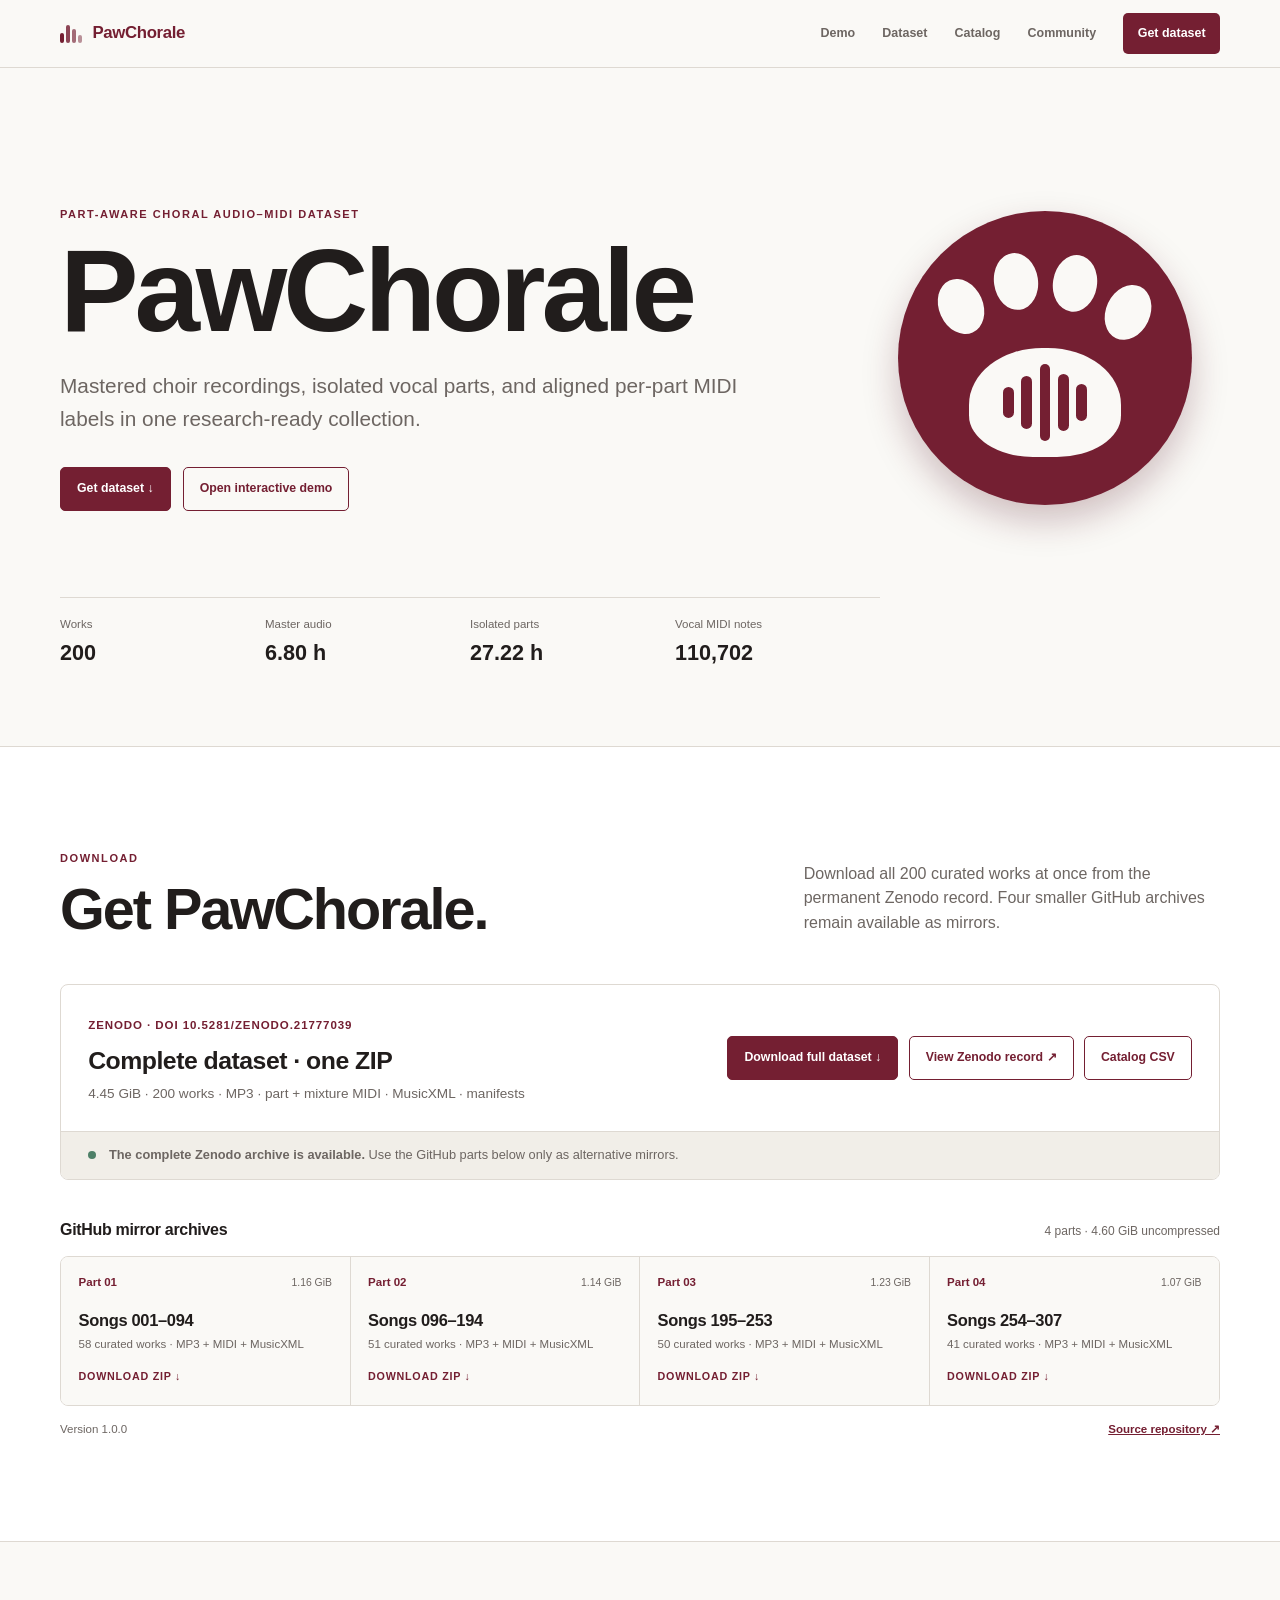
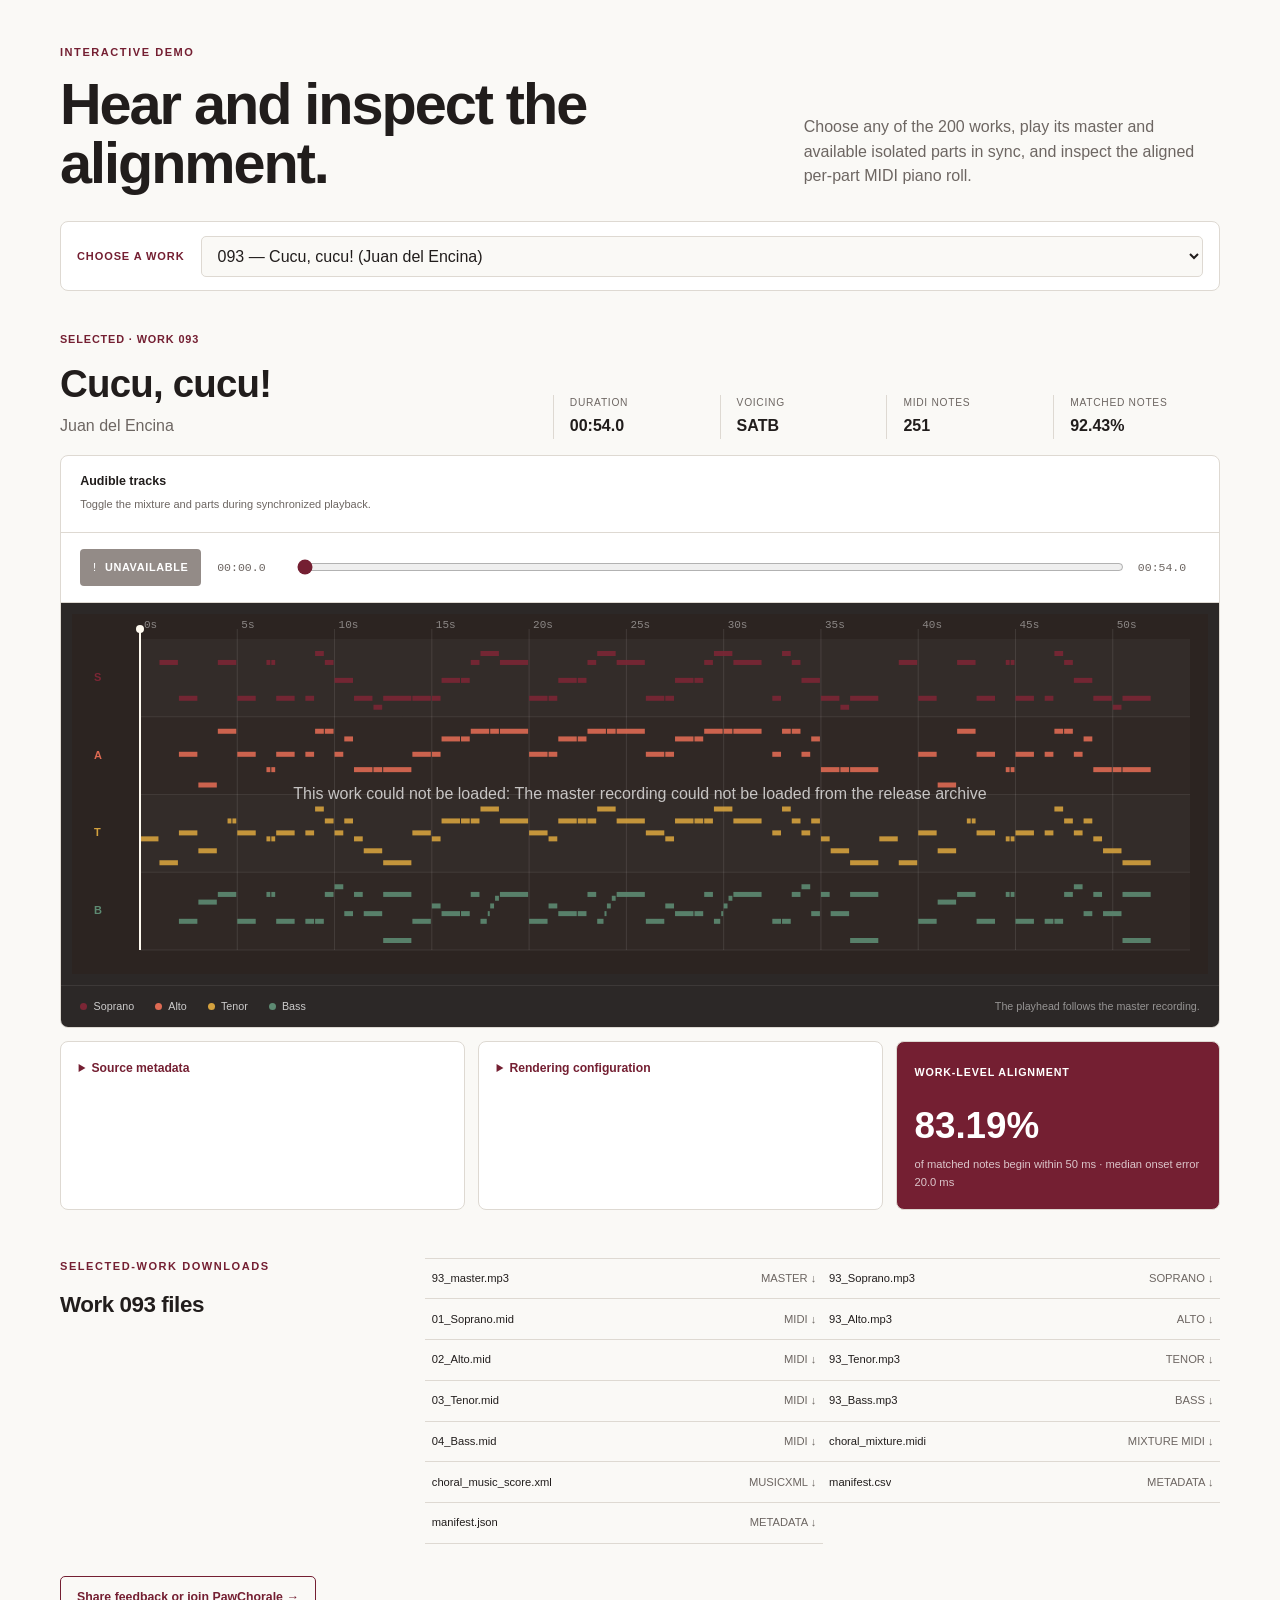
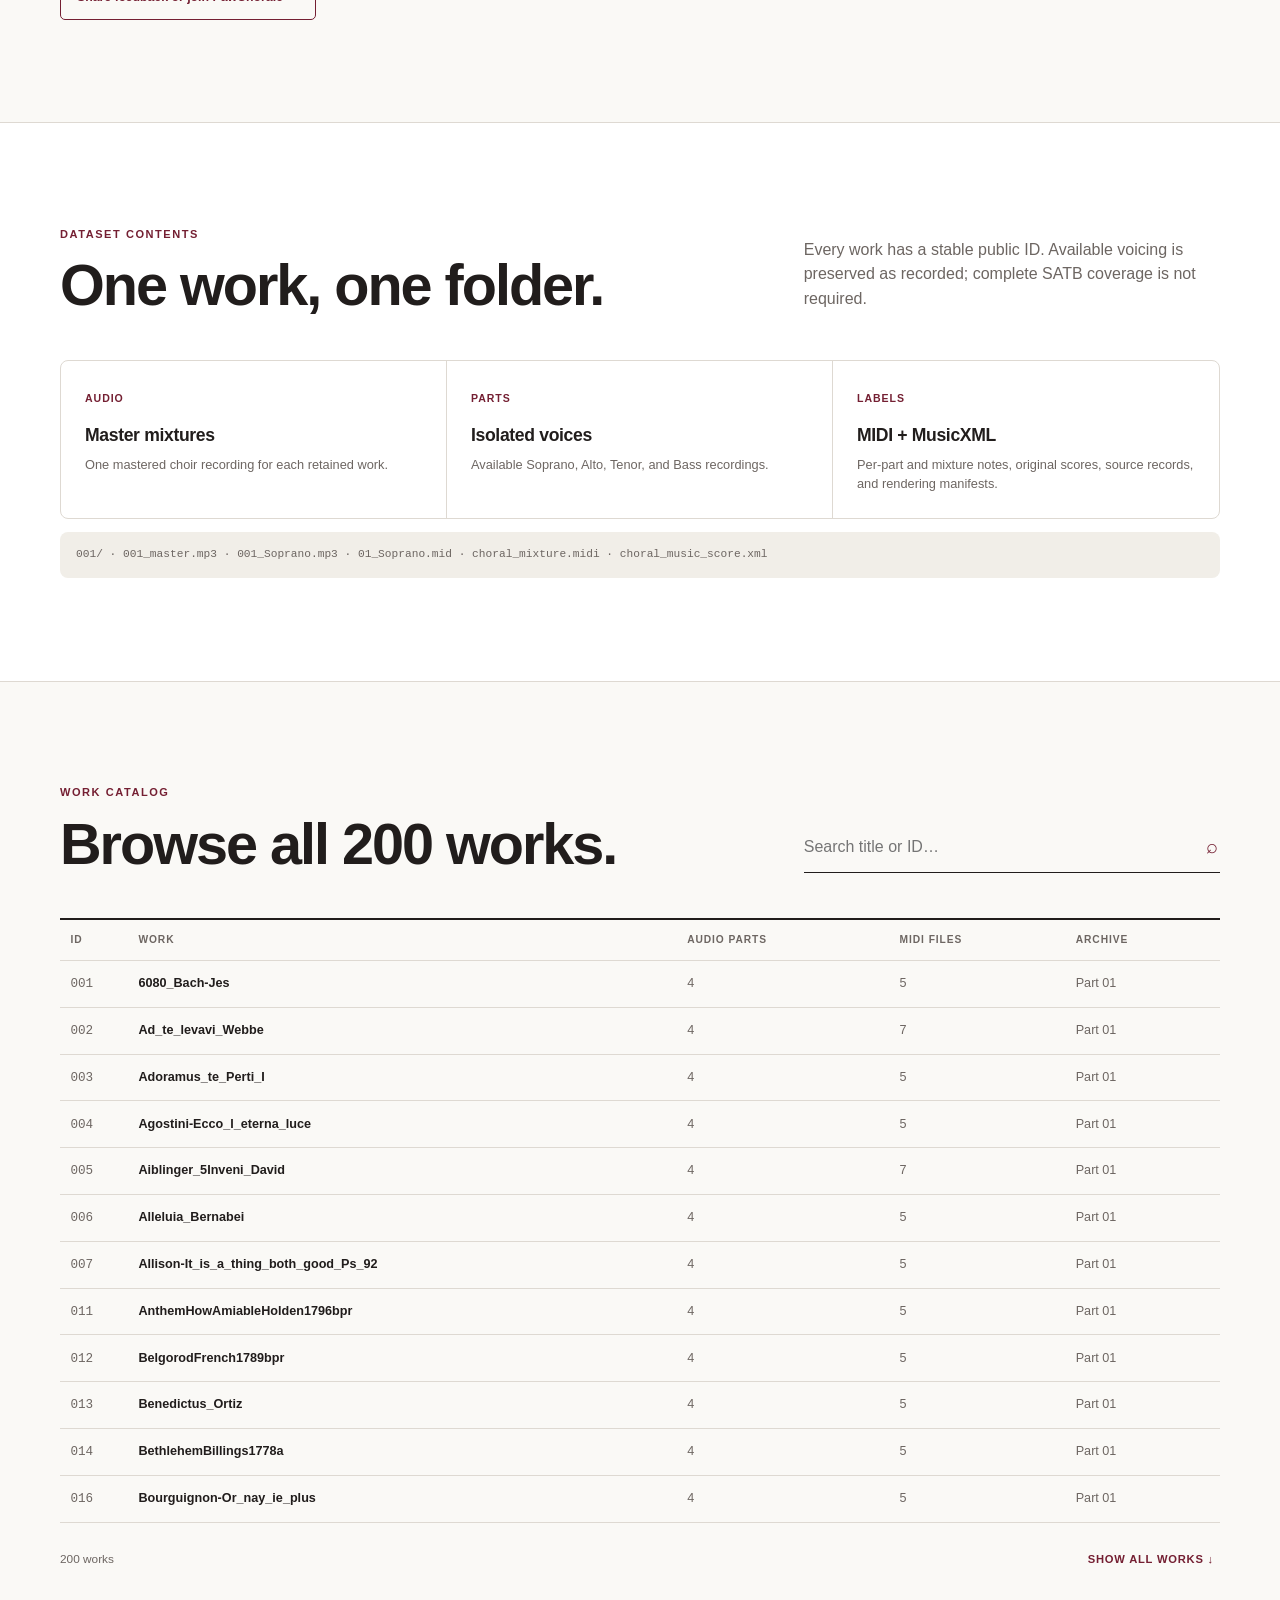
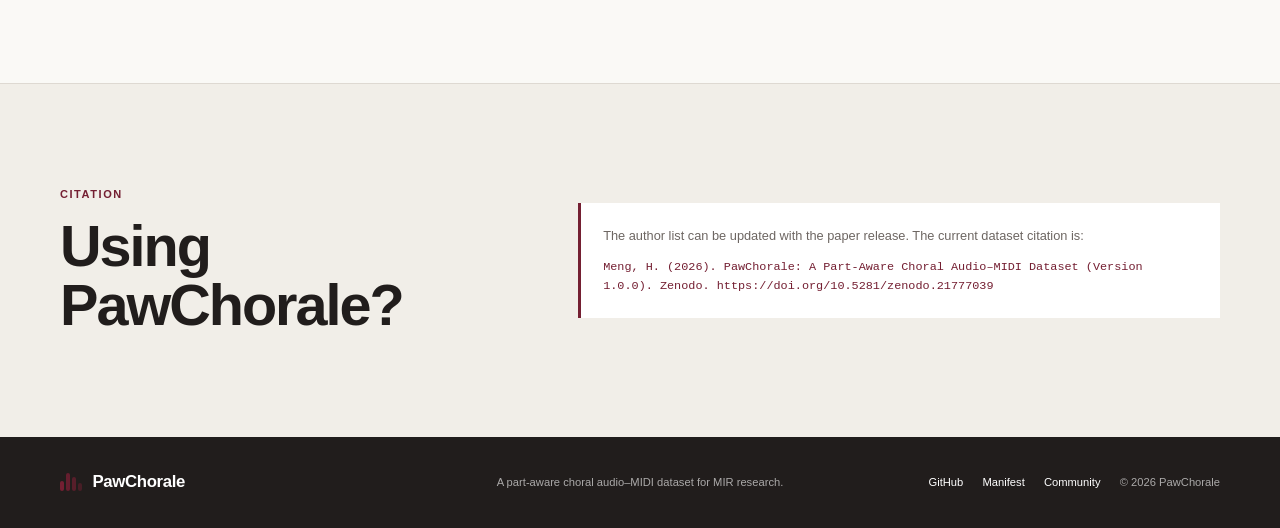
<file: docs/index.html>
<!doctype html>
<html lang="en">
  <head>
    <meta charset="utf-8" />
    <meta name="viewport" content="width=device-width, initial-scale=1" />
    <meta
      name="description"
      content="PawChorale is a part-aware choral audio–MIDI dataset with master mixtures, isolated vocal parts, and note-level labels."
    />
    <meta property="og:type" content="website" />
    <meta property="og:title" content="PawChorale" />
    <meta property="og:description" content="A part-aware choral audio–MIDI dataset." />
    <meta property="og:image" content="https://pawchorale.github.io/assets/og.png" />
    <meta property="og:url" content="https://pawchorale.github.io/" />
    <meta name="twitter:card" content="summary_large_image" />
    <meta name="theme-color" content="#741f32" />
    <title>PawChorale — Part-aware choral audio–MIDI dataset</title>
    <link rel="icon" href="assets/favicon.svg?v=1" type="image/svg+xml" />
    <link rel="stylesheet" href="styles.css" />
    <script src="script.js" defer></script>
  </head>
  <body>
    <a class="skip-link" href="#main">Skip to content</a>

    <header class="site-header">
      <a class="wordmark" href="#top" aria-label="PawChorale home">
        <span class="mark" aria-hidden="true"><i></i><i></i><i></i><i></i></span>
        <span>PawChorale</span>
      </a>
      <nav aria-label="Primary navigation">
        <a href="#demo">Demo</a>
        <a href="#dataset">Dataset</a>
        <a href="#catalog">Catalog</a>
        <a href="community/">Community</a>
        <a class="nav-download" href="https://zenodo.org/api/records/21777039/files/PawChorale-1.0.0-full-200-works.zip/content">Get dataset</a>
      </nav>
    </header>

    <main id="main">
      <section class="hero" id="top">
        <div class="hero-grid">
          <div class="hero-copy">
            <p class="eyebrow">Part-aware choral audio–MIDI dataset</p>
            <h1>PawChorale</h1>
            <p class="hero-lede">
              Mastered choir recordings, isolated vocal parts, and aligned per-part
              MIDI labels in one research-ready collection.
            </p>
            <div class="hero-actions">
              <a class="button button-primary" href="https://zenodo.org/api/records/21777039/files/PawChorale-1.0.0-full-200-works.zip/content">Get dataset ↓</a>
              <a class="button button-secondary" href="#demo">Open interactive demo</a>
            </div>
          </div>

          <div class="hero-visual" role="img" aria-label="A burgundy choral paw symbol combined with an audio waveform">
            <div class="hero-visual-ring">
              <div class="choral-paw" aria-hidden="true">
                <span class="paw-toe paw-toe-s"></span>
                <span class="paw-toe paw-toe-a"></span>
                <span class="paw-toe paw-toe-t"></span>
                <span class="paw-toe paw-toe-b"></span>
                <span class="paw-pad">
                  <i></i><i></i><i></i><i></i><i></i>
                </span>
              </div>
            </div>
          </div>
        </div>

        <dl class="hero-stats" aria-label="Dataset summary">
          <div><dt>Works</dt><dd id="stat-works">200</dd></div>
          <div><dt>Master audio</dt><dd id="stat-master-hours">—</dd></div>
          <div><dt>Isolated parts</dt><dd id="stat-stem-hours">—</dd></div>
          <div><dt>Vocal MIDI notes</dt><dd id="stat-midi-notes">—</dd></div>
        </dl>
      </section>

      <section class="section download-section" id="download">
        <div class="section-heading split-heading">
          <div>
            <p class="eyebrow">Download</p>
            <h2>Get PawChorale.</h2>
          </div>
          <p>
            Download all 200 curated works at once from the permanent Zenodo
            record. Four smaller GitHub archives remain available as mirrors.
          </p>
        </div>

        <div class="download-panel">
          <div class="release-summary">
            <div>
              <span class="release-kicker">Zenodo · DOI 10.5281/zenodo.21777039</span>
              <h3>Complete dataset · one ZIP</h3>
              <p>4.45 GiB · 200 works · MP3 · part + mixture MIDI · MusicXML · manifests</p>
            </div>
            <div class="release-links">
              <a class="button button-primary" href="https://zenodo.org/api/records/21777039/files/PawChorale-1.0.0-full-200-works.zip/content">Download full dataset ↓</a>
              <a class="button button-secondary" href="https://zenodo.org/records/21777039">View Zenodo record ↗</a>
              <a class="button button-secondary" href="data/release-manifest.csv" download>Catalog CSV</a>
            </div>
          </div>
          <div class="release-status" id="release-status" role="status">
            <span aria-hidden="true"></span>
            <p><strong>Checking release status…</strong></p>
          </div>
        </div>

        <div class="archive-heading">
          <h3>GitHub mirror archives</h3>
          <span id="archive-total">4 parts</span>
        </div>
        <div class="download-grid" id="download-grid" aria-live="polite"></div>
        <div class="download-meta">
          <span>Version 1.0.0</span>
          <a href="https://github.com/PawChorale/pawchorale.github.io">Source repository ↗</a>
        </div>
      </section>

      <section class="section demo-section" id="demo">
        <div class="section-heading split-heading">
          <div>
            <p class="eyebrow">Interactive demo</p>
            <h2>Hear and inspect the alignment.</h2>
          </div>
          <p>
            Choose any of the 200 works, play its master and available isolated
            parts in sync, and inspect the aligned per-part MIDI piano roll.
          </p>
        </div>

        <label class="demo-picker" for="demo-song-select">
          <span>Choose a work</span>
          <select id="demo-song-select" disabled>
            <option>Loading 200-work catalog…</option>
          </select>
        </label>

        <div class="demo-work-heading">
          <div>
            <span id="demo-work-kicker">Interactive work browser</span>
            <h3 id="demo-work-title">Loading…</h3>
            <p id="demo-work-composer">Preparing catalog</p>
          </div>
          <dl>
            <div><dt>Duration</dt><dd id="demo-stat-duration">—</dd></div>
            <div><dt>Voicing</dt><dd id="demo-stat-voicing">—</dd></div>
            <div><dt>MIDI notes</dt><dd id="demo-stat-notes">—</dd></div>
            <div><dt>Matched notes</dt><dd id="demo-stat-matched">—</dd></div>
          </dl>
        </div>

        <div class="demo-console" id="demo-console">
          <div class="track-mixer">
            <div class="mixer-labels">
              <p>Audible tracks</p>
              <span>Toggle the mixture and parts during synchronized playback.</span>
            </div>
            <div class="track-controls" id="track-controls" aria-label="Audible tracks"></div>
          </div>
          <div class="transport">
            <button id="demo-play" type="button" aria-label="Loading demo audio" disabled>
              <span aria-hidden="true">▶</span><b>Loading</b>
            </button>
            <span id="demo-current">00:00.0</span>
            <input id="demo-progress" type="range" min="0" max="53.97" value="0" step="0.01" aria-label="Playback position" />
            <span id="demo-duration">00:54.0</span>
          </div>
          <div class="piano-roll-wrap">
            <canvas id="piano-roll" width="1200" height="420" aria-label="Aligned per-part MIDI piano-roll visualization"></canvas>
            <div class="roll-loading" id="roll-loading">Loading aligned notes…</div>
          </div>
          <div class="roll-legend" id="roll-legend" aria-label="Piano-roll legend"></div>
          <div id="demo-audio-bank" hidden></div>
        </div>

        <div class="demo-details">
          <details>
            <summary>Source metadata</summary>
            <dl>
              <div><dt>Public work ID</dt><dd id="demo-source-id">—</dd></div>
              <div><dt>Source score</dt><dd id="demo-source-score">—</dd></div>
              <div><dt>CPDL edition</dt><dd id="demo-source-edition">—</dd></div>
              <div><dt>Source license</dt><dd id="demo-source-license">—</dd></div>
              <div><dt>Conversion</dt><dd>MusicXML → per-part MIDI</dd></div>
            </dl>
            <p><a id="demo-source-link" href="https://www.cpdl.org/">CPDL source page ↗</a> · <a href="https://zenodo.org/records/21777039">Rights record ↗</a></p>
          </details>
          <details>
            <summary>Rendering configuration</summary>
            <dl>
              <div><dt>Audio</dt><dd id="demo-render-audio">—</dd></div>
              <div><dt>Layout</dt><dd id="demo-render-layout">—</dd></div>
              <div><dt>Time reference</dt><dd>Seconds from recording start</dd></div>
            </dl>
          </details>
          <article class="alignment-summary">
            <span>Work-level alignment</span>
            <strong id="demo-alignment-value">—</strong>
            <p id="demo-alignment-note">Loading available alignment metrics…</p>
          </article>
        </div>

        <div class="demo-downloads" id="demo-downloads">
          <div>
            <p class="eyebrow">Selected-work downloads</p>
            <h3 id="demo-download-title">Work files</h3>
          </div>
          <div id="demo-download-list" class="demo-download-list"></div>
        </div>

        <div class="hero-actions">
          <a class="button button-secondary" href="community/">Share feedback or join PawChorale →</a>
        </div>
      </section>

      <section class="section dataset-section" id="dataset">
        <div class="section-heading split-heading">
          <div>
            <p class="eyebrow">Dataset contents</p>
            <h2>One work, one folder.</h2>
          </div>
          <p>
            Every work has a stable public ID. Available voicing is preserved as
            recorded; complete SATB coverage is not required.
          </p>
        </div>
        <div class="content-grid">
          <article><span>Audio</span><h3>Master mixtures</h3><p>One mastered choir recording for each retained work.</p></article>
          <article><span>Parts</span><h3>Isolated voices</h3><p>Available Soprano, Alto, Tenor, and Bass recordings.</p></article>
          <article><span>Labels</span><h3>MIDI + MusicXML</h3><p>Per-part and mixture notes, original scores, source records, and rendering manifests.</p></article>
        </div>
        <code class="folder-example">001/ · 001_master.mp3 · 001_Soprano.mp3 · 01_Soprano.mid · choral_mixture.midi · choral_music_score.xml</code>
      </section>

      <section class="section catalog-section" id="catalog">
        <div class="section-heading split-heading catalog-heading">
          <div>
            <p class="eyebrow">Work catalog</p>
            <h2>Browse all 200 works.</h2>
          </div>
          <label class="search-box">
            <span class="sr-only">Search the catalog</span>
            <input id="catalog-search" type="search" placeholder="Search title or ID…" />
            <span aria-hidden="true">⌕</span>
          </label>
        </div>
        <div class="catalog-table-wrap">
          <table>
            <thead><tr><th>ID</th><th>Work</th><th>Audio parts</th><th>MIDI files</th><th>Archive</th></tr></thead>
            <tbody id="catalog-body"><tr><td colspan="5">Loading catalog…</td></tr></tbody>
          </table>
        </div>
        <div class="catalog-footer">
          <p id="catalog-count">200 works</p>
          <button id="catalog-more" class="text-button" type="button">Show all works ↓</button>
        </div>
      </section>

      <section class="section cite-section" id="cite">
        <div>
          <p class="eyebrow">Citation</p>
          <h2>Using PawChorale?</h2>
        </div>
        <div class="citation-placeholder">
          <p>The author list can be updated with the paper release. The current dataset citation is:</p>
          <code>Meng, H. (2026). PawChorale: A Part-Aware Choral Audio–MIDI Dataset (Version 1.0.0). Zenodo. https://doi.org/10.5281/zenodo.21777039</code>
        </div>
      </section>
    </main>

    <footer>
      <a class="wordmark footer-mark" href="#top">
        <span class="mark" aria-hidden="true"><i></i><i></i><i></i><i></i></span>
        <span>PawChorale</span>
      </a>
      <p>A part-aware choral audio–MIDI dataset for MIR research.</p>
      <div style="flex-wrap: wrap;">
        <a href="https://github.com/PawChorale/pawchorale.github.io">GitHub</a>
        <a href="data/release-manifest.csv">Manifest</a>
        <a href="community/">Community</a>
        <span>© <span id="year"></span> PawChorale</span>
      </div>
    </footer>
  </body>
</html>
</file>
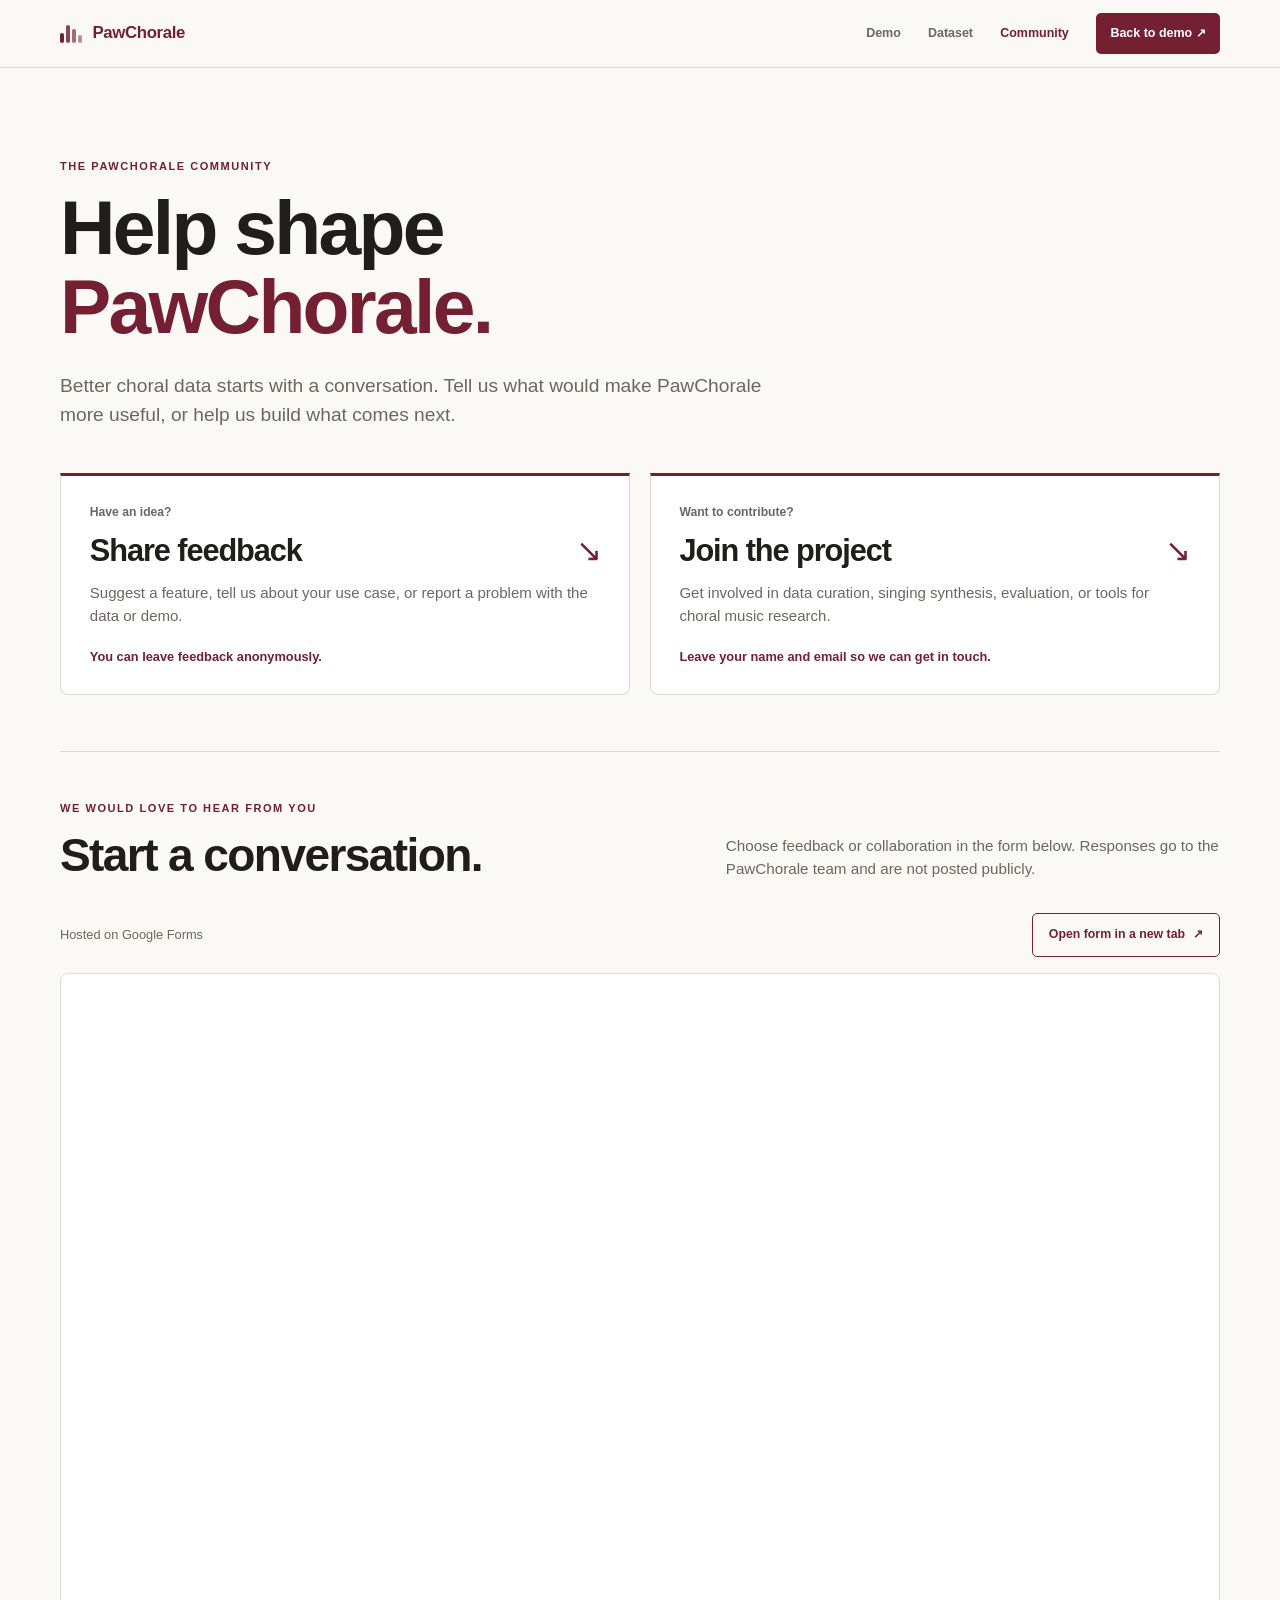
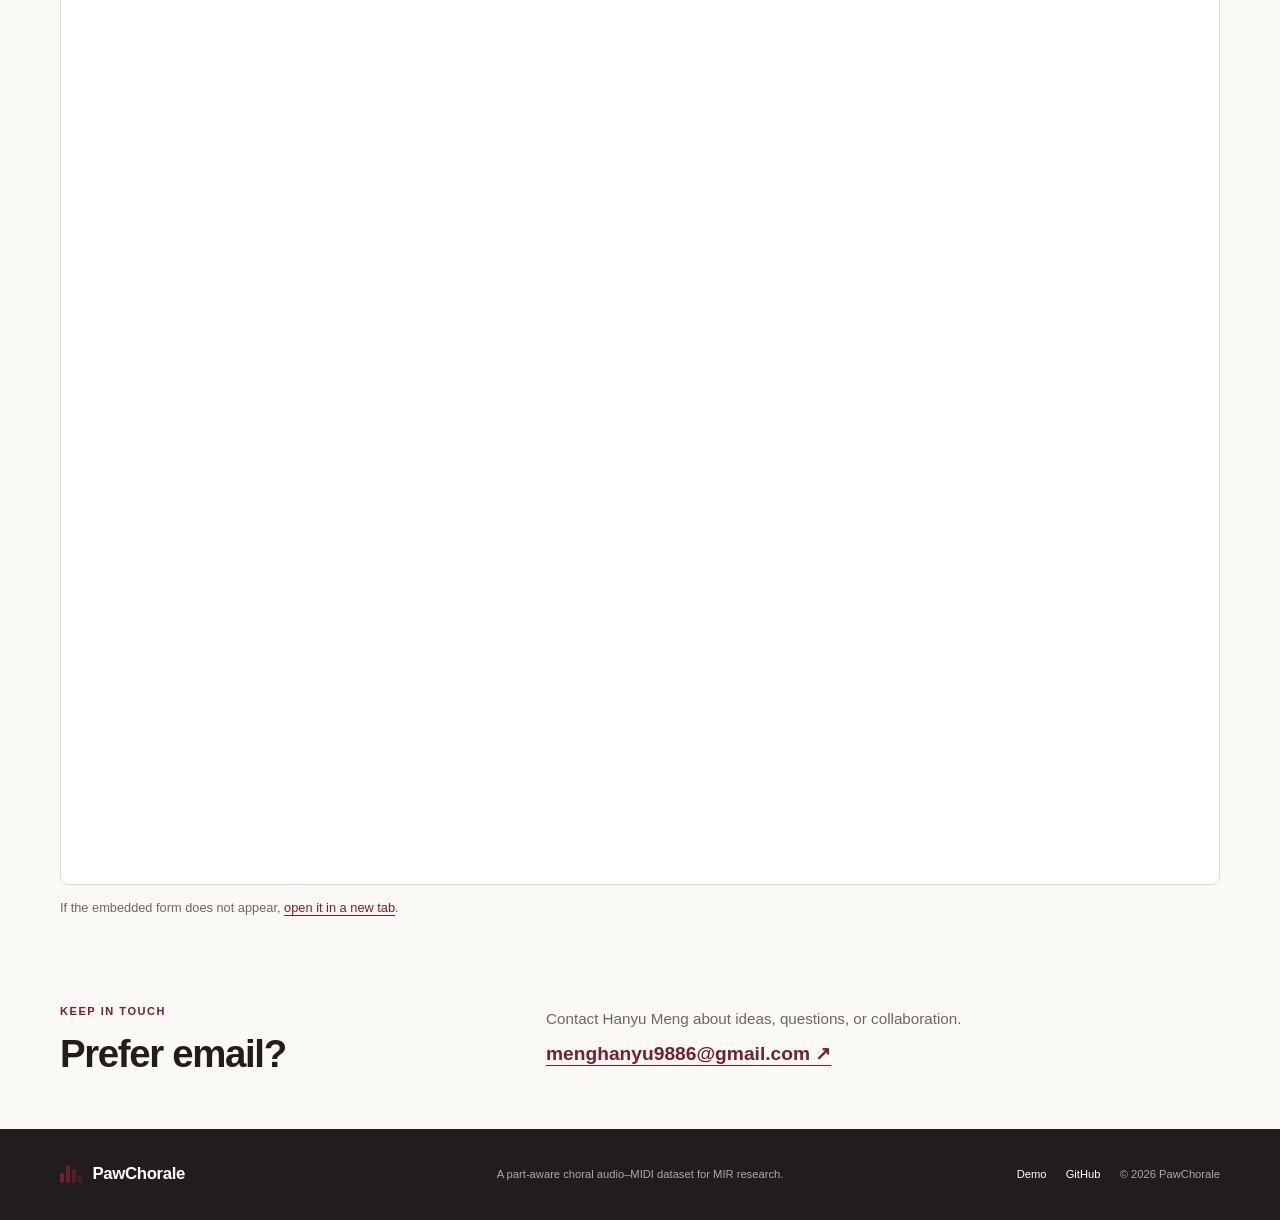
<file: docs/community/index.html>
<!doctype html>
<html lang="en">
  <head>
    <meta charset="utf-8" />
    <meta name="viewport" content="width=device-width, initial-scale=1" />
    <meta name="description" content="Share feedback on PawChorale or get involved in building a scalable choral audio–MIDI dataset." />
    <meta property="og:type" content="website" />
    <meta property="og:title" content="Join the PawChorale community" />
    <meta property="og:description" content="Help shape PawChorale. Share an idea, report a problem, or join the project." />
    <meta property="og:image" content="https://pawchorale.github.io/assets/og.png" />
    <meta property="og:url" content="https://pawchorale.github.io/community/" />
    <meta name="theme-color" content="#741f32" />
    <title>Community — PawChorale</title>
    <link rel="canonical" href="https://pawchorale.github.io/community/" />
    <link rel="icon" href="../assets/favicon.svg?v=1" type="image/svg+xml" />
    <link rel="stylesheet" href="../styles.css" />
    <link rel="stylesheet" href="style.css" />
  </head>
  <body class="community-page">
    <a class="skip-link" href="#main">Skip to content</a>

    <header class="site-header">
      <a class="wordmark" href="../" aria-label="PawChorale home">
        <span class="mark" aria-hidden="true"><i></i><i></i><i></i><i></i></span>
        <span>PawChorale</span>
      </a>
      <nav aria-label="Primary navigation">
        <a href="../#demo">Demo</a>
        <a href="../#dataset">Dataset</a>
        <a href="./" aria-current="page">Community</a>
        <a class="nav-download" href="../#demo">Back to demo <span aria-hidden="true">↗</span></a>
      </nav>
    </header>

    <main id="main">
      <section class="community-intro" aria-labelledby="community-title">
        <p class="eyebrow">The PawChorale community</p>
        <h1 id="community-title">Help shape<br /><span>PawChorale.</span></h1>
        <p class="community-lede">Better choral data starts with a conversation. Tell us what would make PawChorale more useful, or help us build what comes next.</p>

        <div class="community-options">
          <a class="community-option" href="#response-form">
            <span class="option-kicker">Have an idea?</span>
            <h2>Share feedback <span aria-hidden="true">↘</span></h2>
            <p>Suggest a feature, tell us about your use case, or report a problem with the data or demo.</p>
            <span class="option-note">You can leave feedback anonymously.</span>
          </a>
          <a class="community-option" href="#response-form">
            <span class="option-kicker">Want to contribute?</span>
            <h2>Join the project <span aria-hidden="true">↘</span></h2>
            <p>Get involved in data curation, singing synthesis, evaluation, or tools for choral music research.</p>
            <span class="option-note">Leave your name and email so we can get in touch.</span>
          </a>
        </div>
      </section>

      <section class="community-response" id="response-form" aria-labelledby="response-title">
        <div class="response-heading">
          <div>
            <p class="eyebrow">We would love to hear from you</p>
            <h2 id="response-title">Start a conversation.</h2>
          </div>
          <p>Choose feedback or collaboration in the form below. Responses go to the PawChorale team and are not posted publicly.</p>
        </div>

        <div class="form-toolbar">
          <span>Hosted on Google Forms</span>
          <a class="button button-secondary" href="https://docs.google.com/forms/d/e/1FAIpQLSeg8bNNtRLVXUQ8zoYMsDZHbi1gTKd1mb-jVB4TExn527MIjA/viewform" target="_blank" rel="noopener noreferrer">Open form in a new tab <span aria-hidden="true">↗</span></a>
        </div>
        <div class="form-container">
          <iframe id="community-form" src="https://docs.google.com/forms/d/e/1FAIpQLSeg8bNNtRLVXUQ8zoYMsDZHbi1gTKd1mb-jVB4TExn527MIjA/viewform?embedded=true" title="PawChorale feedback and collaboration form" loading="lazy" referrerpolicy="strict-origin-when-cross-origin"></iframe>
        </div>
        <p class="form-help">If the embedded form does not appear, <a href="https://docs.google.com/forms/d/e/1FAIpQLSeg8bNNtRLVXUQ8zoYMsDZHbi1gTKd1mb-jVB4TExn527MIjA/viewform" target="_blank" rel="noopener noreferrer">open it in a new tab</a>.</p>
      </section>

      <aside class="community-contact" aria-labelledby="contact-title">
        <div>
          <p class="eyebrow">Keep in touch</p>
          <h2 id="contact-title">Prefer email?</h2>
        </div>
        <div>
          <p>Contact Hanyu Meng about ideas, questions, or collaboration.</p>
          <a class="contact-email" href="mailto:menghanyu9886@gmail.com">menghanyu9886@gmail.com <span aria-hidden="true">↗</span></a>
        </div>
      </aside>
    </main>

    <footer>
      <a class="wordmark footer-mark" href="../">
        <span class="mark" aria-hidden="true"><i></i><i></i><i></i><i></i></span>
        <span>PawChorale</span>
      </a>
      <p>A part-aware choral audio–MIDI dataset for MIR research.</p>
      <div>
        <a href="../#demo">Demo</a>
        <a href="https://github.com/PawChorale/pawchorale.github.io">GitHub</a>
        <span>© <span id="year">2026</span> PawChorale</span>
      </div>
    </footer>
  </body>
</html>
</file>
<file: docs/styles.css>
:root {
  --paper: #faf9f6;
  --surface: #ffffff;
  --soft: #f1eee8;
  --ink: #211d1c;
  --muted: #6d6662;
  --burgundy: #741f32;
  --burgundy-dark: #531522;
  --coral: #c95745;
  --ochre: #c89735;
  --sage: #4e8068;
  --line: #ded9d2;
  --radius: 8px;
  --content: 1160px;
}

* { box-sizing: border-box; }
html { scroll-behavior: smooth; scroll-padding-top: 76px; }
body {
  margin: 0;
  color: var(--ink);
  background: var(--paper);
  font-family: Inter, ui-sans-serif, -apple-system, BlinkMacSystemFont, "Segoe UI", sans-serif;
  line-height: 1.55;
  -webkit-font-smoothing: antialiased;
}
a { color: inherit; }
button, input, select { font: inherit; }
.sr-only {
  position: absolute;
  width: 1px;
  height: 1px;
  padding: 0;
  margin: -1px;
  overflow: hidden;
  clip: rect(0, 0, 0, 0);
  white-space: nowrap;
  border: 0;
}
.skip-link {
  position: fixed;
  left: 1rem;
  top: -5rem;
  z-index: 100;
  padding: 0.7rem 1rem;
  background: var(--ink);
  color: white;
}
.skip-link:focus { top: 1rem; }

.site-header {
  position: sticky;
  top: 0;
  z-index: 20;
  display: flex;
  align-items: center;
  justify-content: space-between;
  min-height: 68px;
  padding: 0 max(24px, calc((100vw - var(--content)) / 2));
  border-bottom: 1px solid var(--line);
  background: rgba(250, 249, 246, 0.96);
  backdrop-filter: blur(12px);
}
.wordmark {
  display: inline-flex;
  align-items: center;
  gap: 0.65rem;
  color: var(--burgundy);
  font-size: 1.05rem;
  font-weight: 800;
  text-decoration: none;
  letter-spacing: -0.02em;
}
.mark { display: grid; grid-template-columns: repeat(4, 4px); align-items: end; gap: 2px; height: 18px; }
.mark i { display: block; width: 4px; border-radius: 3px; background: var(--burgundy); }
.mark i:nth-child(1) { height: 10px; }
.mark i:nth-child(2) { height: 18px; opacity: 0.82; }
.mark i:nth-child(3) { height: 14px; opacity: 0.65; }
.mark i:nth-child(4) { height: 8px; opacity: 0.48; }
.site-header nav { display: flex; align-items: center; gap: 1.7rem; }
.site-header nav a {
  color: var(--muted);
  font-size: 0.78rem;
  font-weight: 700;
  text-decoration: none;
}
.site-header nav a:hover { color: var(--burgundy); }
.site-header .nav-download {
  padding: 0.65rem 0.9rem;
  border-radius: 5px;
  background: var(--burgundy);
  color: white;
}
.site-header .nav-download:hover { background: var(--burgundy-dark); color: white; }

.hero {
  max-width: var(--content);
  margin: 0 auto;
  padding: clamp(5rem, 9vw, 8rem) 0 clamp(3.5rem, 6vw, 5.5rem);
}
.hero-grid {
  display: grid;
  grid-template-columns: minmax(0, 1fr) minmax(280px, 350px);
  gap: clamp(2rem, 5vw, 5rem);
  align-items: center;
}
.hero-copy { min-width: 0; }
.eyebrow {
  margin: 0 0 0.85rem;
  color: var(--burgundy);
  font-size: 0.69rem;
  font-weight: 800;
  text-transform: uppercase;
  letter-spacing: 0.14em;
}
h1, h2, h3 { margin-top: 0; letter-spacing: -0.035em; }
h1 { margin-bottom: 0; font-size: clamp(4.4rem, 9.2vw, 7.55rem); line-height: 0.92; }
h2 { margin-bottom: 0; font-size: clamp(2.2rem, 4.5vw, 4rem); line-height: 1.02; }
h3 { letter-spacing: -0.02em; }
.hero-lede {
  max-width: 680px;
  margin: 1.6rem 0 0;
  color: var(--muted);
  font-size: clamp(1.05rem, 1.7vw, 1.3rem);
}
.hero-actions { display: flex; flex-wrap: wrap; gap: 0.75rem; margin-top: 2rem; }
.hero-visual {
  position: relative;
  display: grid;
  place-items: center;
  width: 100%;
  max-width: 350px;
  aspect-ratio: 1;
  justify-self: end;
}
.hero-visual-ring {
  position: relative;
  display: grid;
  place-items: center;
  width: 84%;
  aspect-ratio: 1;
  border-radius: 50%;
  background: var(--burgundy);
  box-shadow: 0 16px 35px rgba(83, 21, 34, 0.25);
}
.choral-paw {
  position: relative;
  width: 72%;
  height: 70%;
  transform: translateY(-1%);
}
.paw-toe {
  position: absolute;
  display: grid;
  place-items: center;
  width: 21%;
  aspect-ratio: 0.78;
  border-radius: 50%;
  background: var(--paper);
  color: var(--burgundy);
  font-size: clamp(0.55rem, 1vw, 0.72rem);
  font-weight: 850;
}
.paw-toe-s { top: 12%; left: 0; transform: rotate(-24deg); }
.paw-toe-a { top: 0; left: 26%; transform: rotate(-8deg); }
.paw-toe-t { top: 1%; right: 25%; transform: rotate(9deg); }
.paw-toe-b { top: 15%; right: 0; transform: rotate(25deg); }
.paw-pad {
  position: absolute;
  left: 14%;
  bottom: 1%;
  display: flex;
  align-items: center;
  justify-content: center;
  gap: 5%;
  width: 72%;
  height: 53%;
  border-radius: 48% 48% 42% 42% / 52% 52% 38% 38%;
  background: var(--paper);
}
.paw-pad i {
  display: block;
  width: 7%;
  border-radius: 999px;
  background: var(--burgundy);
}
.paw-pad i:nth-child(1) { height: 28%; }
.paw-pad i:nth-child(2) { height: 48%; }
.paw-pad i:nth-child(3) { height: 70%; }
.paw-pad i:nth-child(4) { height: 52%; }
.paw-pad i:nth-child(5) { height: 34%; }
.button {
  display: inline-flex;
  align-items: center;
  justify-content: center;
  min-height: 44px;
  padding: 0.7rem 1rem;
  border: 1px solid var(--burgundy);
  border-radius: 5px;
  font-size: 0.77rem;
  font-weight: 800;
  text-decoration: none;
}
.button-primary { background: var(--burgundy); color: white; }
.button-primary:hover { background: var(--burgundy-dark); }
.button-secondary { color: var(--burgundy); }
.button-secondary:hover { background: rgba(116, 31, 50, 0.06); }
.hero-stats {
  display: grid;
  grid-template-columns: repeat(4, 1fr);
  max-width: 820px;
  margin: 4rem 0 0;
  border-top: 1px solid var(--line);
}
.hero-stats div { padding: 1.1rem 1rem 0 0; }
.hero-stats dt { color: var(--muted); font-size: 0.72rem; }
.hero-stats dd { margin: 0.15rem 0 0; font-size: 1.35rem; font-weight: 750; }

.section { padding: clamp(4.5rem, 8vw, 7rem) max(24px, calc((100vw - var(--content)) / 2)); }
.section-heading { margin-bottom: 2.8rem; }
.section-heading > p:last-child { color: var(--muted); }
.split-heading {
  display: grid;
  grid-template-columns: minmax(0, 1.1fr) minmax(300px, 0.7fr);
  gap: 7vw;
  align-items: end;
}
.split-heading > p { max-width: 540px; margin: 0 0 0.2rem; }

.download-section { border-top: 1px solid var(--line); border-bottom: 1px solid var(--line); background: var(--surface); }
.download-panel { overflow: hidden; border: 1px solid var(--line); border-radius: var(--radius); }
.release-summary {
  display: flex;
  align-items: center;
  justify-content: space-between;
  gap: 2rem;
  padding: 1.7rem;
}
.release-kicker { color: var(--burgundy); font-size: 0.72rem; font-weight: 800; text-transform: uppercase; letter-spacing: 0.08em; }
.release-summary h3 { margin: 0.3rem 0 0.15rem; font-size: 1.55rem; }
.release-summary p { margin: 0; color: var(--muted); font-size: 0.85rem; }
.release-links { display: flex; flex-wrap: wrap; justify-content: flex-end; gap: 0.65rem; }
.release-status { display: flex; align-items: center; gap: 0.8rem; padding: 0.85rem 1.7rem; border-top: 1px solid var(--line); background: var(--soft); }
.release-status > span { flex: 0 0 auto; width: 8px; height: 8px; border-radius: 50%; background: var(--ochre); }
.release-status p { margin: 0; color: var(--muted); font-size: 0.8rem; }
.release-status.ready > span { background: var(--sage); }
.archive-heading { display: flex; align-items: baseline; justify-content: space-between; gap: 1rem; margin: 2.4rem 0 0.8rem; }
.archive-heading h3 { margin: 0; font-size: 1rem; }
.archive-heading span { color: var(--muted); font-size: 0.75rem; }
.download-grid { display: grid; grid-template-columns: repeat(4, 1fr); border: 1px solid var(--line); border-radius: var(--radius); overflow: hidden; }
.download-card { min-width: 0; padding: 1.1rem; border-right: 1px solid var(--line); background: var(--paper); }
.download-card:last-child { border-right: 0; }
.download-card header { display: flex; align-items: center; justify-content: space-between; gap: 0.5rem; }
.download-card .part-number { color: var(--burgundy); font-size: 0.72rem; font-weight: 800; }
.download-card .part-size { color: var(--muted); font-size: 0.65rem; }
.download-card h3 { margin: 1rem 0 0.12rem; font-size: 1.03rem; }
.download-card p { margin: 0; color: var(--muted); font-size: 0.72rem; }
.download-card a, .download-card .disabled-link { display: inline-block; margin-top: 0.9rem; color: var(--burgundy); font-size: 0.67rem; font-weight: 800; text-decoration: none; text-transform: uppercase; letter-spacing: 0.07em; }
.download-card .disabled-link { color: #958d88; cursor: not-allowed; }
.download-meta { display: flex; justify-content: space-between; margin-top: 0.9rem; color: var(--muted); font-size: 0.72rem; }
.download-meta a { color: var(--burgundy); font-weight: 700; }

.demo-section { background: var(--paper); }
.demo-picker {
  display: grid;
  grid-template-columns: auto minmax(0, 1fr);
  gap: 1rem;
  align-items: center;
  margin: -1rem 0 2.2rem;
  padding: 0.85rem 1rem;
  border: 1px solid var(--line);
  border-radius: var(--radius);
  background: var(--surface);
}
.demo-picker span { color: var(--burgundy); font-size: 0.69rem; font-weight: 800; text-transform: uppercase; letter-spacing: 0.08em; }
.demo-picker select { width: 100%; padding: 0.62rem 2.4rem 0.62rem 0.75rem; border: 1px solid var(--line); border-radius: 5px; background: var(--paper); color: var(--ink); cursor: pointer; }
.demo-picker select:focus-visible { outline: 2px solid var(--coral); outline-offset: 2px; }
.demo-picker select:disabled { color: var(--muted); cursor: progress; }
.demo-work-heading { display: grid; grid-template-columns: 0.8fr 1.2fr; gap: 3rem; align-items: end; margin-bottom: 1rem; }
.demo-work-heading > div > span { color: var(--burgundy); font-size: 0.68rem; font-weight: 800; text-transform: uppercase; letter-spacing: 0.08em; }
.demo-work-heading h3 { margin: 0.2rem 0 0; font-size: 2.4rem; }
.demo-work-heading p { margin: 0; color: var(--muted); }
.demo-work-heading dl { display: grid; grid-template-columns: repeat(4, 1fr); margin: 0; }
.demo-work-heading dl div { padding-left: 1rem; border-left: 1px solid var(--line); }
.demo-work-heading dt { color: var(--muted); font-size: 0.64rem; text-transform: uppercase; letter-spacing: 0.07em; }
.demo-work-heading dd { margin: 0.2rem 0 0; font-size: 1rem; font-weight: 700; }
.demo-console { overflow: hidden; border: 1px solid var(--line); border-radius: var(--radius); background: var(--surface); }
.track-mixer { display: grid; grid-template-columns: 1fr 1.5fr; gap: 2rem; align-items: center; padding: 1rem 1.2rem; border-bottom: 1px solid var(--line); }
.mixer-labels p { margin: 0; font-size: 0.78rem; font-weight: 800; }
.mixer-labels span { color: var(--muted); font-size: 0.69rem; }
.track-controls { display: grid; grid-template-columns: repeat(auto-fit, minmax(82px, 1fr)); gap: 0.4rem; }
.track-toggle { position: relative; display: block; cursor: pointer; }
.track-toggle input { position: absolute; opacity: 0; pointer-events: none; }
.track-toggle span { display: block; padding: 0.55rem 0.35rem; border: 1px solid var(--line); border-radius: 4px; color: var(--muted); font-size: 0.68rem; font-weight: 800; text-align: center; }
.track-toggle input:focus-visible + span { outline: 2px solid var(--coral); outline-offset: 2px; }
.track-toggle input:checked + span { border-color: var(--track-color, var(--burgundy)); background: var(--track-color, var(--burgundy)); color: white; }
.transport { display: grid; grid-template-columns: auto 62px 1fr 62px; gap: 1rem; align-items: center; padding: 1rem 1.2rem; border-bottom: 1px solid var(--line); }
.transport button { display: flex; align-items: center; gap: 0.55rem; min-width: 90px; padding: 0.62rem 0.8rem; border: 0; border-radius: 4px; background: var(--burgundy); color: white; cursor: pointer; }
.transport button:hover { background: var(--burgundy-dark); }
.transport button:disabled { background: #938b87; cursor: progress; }
.transport button span { font-size: 0.7rem; }
.transport button b { font-size: 0.68rem; text-transform: uppercase; letter-spacing: 0.06em; }
.transport > span { color: var(--muted); font-family: ui-monospace, SFMono-Regular, Menlo, monospace; font-size: 0.72rem; }
.transport input { width: 100%; accent-color: var(--burgundy); cursor: pointer; }
.piano-roll-wrap { position: relative; min-height: 360px; padding: 0.7rem; overflow-x: auto; background: #2c2827; }
.piano-roll-wrap canvas { display: block; width: 100%; min-width: 720px; height: 360px; }
.roll-loading { position: absolute; inset: 0; display: grid; place-items: center; color: rgba(255,255,255,0.72); }
.roll-loading[hidden] { display: none; }
.roll-legend { display: flex; flex-wrap: wrap; gap: 0.75rem 1.3rem; align-items: center; padding: 0.75rem 1.2rem; border-top: 1px solid rgba(255,255,255,0.08); background: #2c2827; color: rgba(255,255,255,0.76); font-size: 0.67rem; }
.roll-legend span::before { content: ""; display: inline-block; width: 7px; height: 7px; margin-right: 0.4rem; border-radius: 50%; background: var(--legend-color, var(--burgundy)); }
.roll-legend em { margin-left: auto; color: rgba(255,255,255,0.5); font-style: normal; }
.demo-details { display: grid; grid-template-columns: 1fr 1fr 0.8fr; gap: 0.8rem; margin-top: 0.8rem; }
.demo-details details, .alignment-summary { padding: 1.1rem; border: 1px solid var(--line); border-radius: var(--radius); background: var(--surface); }
.demo-details summary { color: var(--burgundy); cursor: pointer; font-size: 0.76rem; font-weight: 800; }
.demo-details dl { margin: 1rem 0 0; }
.demo-details dl div { display: flex; justify-content: space-between; gap: 1rem; padding: 0.45rem 0; border-top: 1px solid var(--line); }
.demo-details dt { color: var(--muted); font-size: 0.67rem; }
.demo-details dd { margin: 0; font-size: 0.67rem; text-align: right; }
.demo-details details p { margin-bottom: 0; font-size: 0.69rem; }
.alignment-summary { background: var(--burgundy); color: white; }
.alignment-summary span { font-size: 0.67rem; font-weight: 800; text-transform: uppercase; letter-spacing: 0.08em; }
.alignment-summary strong { display: block; margin-top: 0.8rem; font-size: 2.3rem; }
.alignment-summary p { margin: 0.15rem 0 0; color: rgba(255,255,255,0.74); font-size: 0.7rem; }
.demo-downloads { display: grid; grid-template-columns: 0.55fr 1.45fr; gap: 4rem; margin-top: 3rem; }
.demo-downloads h3 { margin: 0; font-size: 1.4rem; }
.demo-download-list { display: grid; grid-template-columns: repeat(2, 1fr); border-top: 1px solid var(--line); }
.demo-download-list button { display: flex; justify-content: space-between; gap: 1rem; width: 100%; padding: 0.7rem 0.4rem; border: 0; border-bottom: 1px solid var(--line); background: transparent; color: inherit; font-size: 0.7rem; text-align: left; cursor: pointer; }
.demo-download-list button:hover { color: var(--burgundy); }
.demo-download-list button:disabled { color: var(--muted); cursor: progress; }
.demo-download-list span { overflow: hidden; text-overflow: ellipsis; white-space: nowrap; }
.demo-download-list em { color: var(--muted); font-style: normal; text-transform: uppercase; }

.dataset-section { border-top: 1px solid var(--line); border-bottom: 1px solid var(--line); background: var(--surface); }
.content-grid { display: grid; grid-template-columns: repeat(3, 1fr); border: 1px solid var(--line); border-radius: var(--radius); overflow: hidden; }
.content-grid article { padding: 1.5rem; border-right: 1px solid var(--line); }
.content-grid article:last-child { border-right: 0; }
.content-grid span { color: var(--burgundy); font-size: 0.66rem; font-weight: 800; text-transform: uppercase; letter-spacing: 0.09em; }
.content-grid h3 { margin: 0.75rem 0 0.35rem; font-size: 1.1rem; }
.content-grid p { margin: 0; color: var(--muted); font-size: 0.8rem; }
.folder-example { display: block; margin-top: 0.8rem; padding: 0.9rem 1rem; overflow-x: auto; border-radius: var(--radius); background: var(--soft); color: var(--muted); font-size: 0.7rem; white-space: nowrap; }

.catalog-heading { align-items: end; }
.search-box { position: relative; display: block; }
.search-box input { width: 100%; min-width: 280px; padding: 0.8rem 2rem 0.8rem 0; border: 0; border-bottom: 1px solid var(--ink); outline: none; background: transparent; }
.search-box input:focus { border-color: var(--burgundy); }
.search-box > span:last-child { position: absolute; right: 0.1rem; top: 0.55rem; color: var(--burgundy); font-size: 1.25rem; }
.catalog-table-wrap { overflow-x: auto; border-top: 2px solid var(--ink); border-bottom: 1px solid var(--line); }
table { width: 100%; border-collapse: collapse; }
th { padding: 0.75rem 0.65rem; color: var(--muted); font-size: 0.64rem; text-align: left; text-transform: uppercase; letter-spacing: 0.09em; }
td { padding: 0.82rem 0.65rem; border-top: 1px solid var(--line); font-size: 0.79rem; }
td:first-child { width: 68px; color: var(--burgundy); font-family: ui-monospace, SFMono-Regular, Menlo, monospace; }
td:nth-child(2) { font-weight: 650; }
td:not(:nth-child(2)) { color: var(--muted); }
.catalog-footer { display: flex; justify-content: space-between; align-items: center; padding-top: 1rem; color: var(--muted); font-size: 0.74rem; }
.text-button { border: 0; background: none; color: var(--burgundy); cursor: pointer; font-size: 0.7rem; font-weight: 800; text-transform: uppercase; letter-spacing: 0.07em; }

.cite-section { display: grid; grid-template-columns: 0.8fr 1.2fr; gap: 7vw; align-items: center; border-top: 1px solid var(--line); background: var(--soft); }
.citation-placeholder { padding: 1.4rem; border-left: 3px solid var(--burgundy); background: var(--surface); }
.citation-placeholder p { margin-top: 0; color: var(--muted); font-size: 0.8rem; }
.citation-placeholder code { display: block; overflow-wrap: anywhere; color: var(--burgundy); font-size: 0.74rem; }

footer { display: grid; grid-template-columns: 1fr 1fr 1fr; align-items: center; gap: 2rem; padding: 1.6rem max(24px, calc((100vw - var(--content)) / 2)); background: var(--ink); color: rgba(255,255,255,0.62); font-size: 0.7rem; }
.footer-mark { color: white; }
footer > p { text-align: center; }
footer > div { display: flex; justify-content: flex-end; gap: 1.2rem; }
footer a { color: white; text-decoration: none; }

@media (max-width: 1208px) {
  .hero { padding-right: 24px; padding-left: 24px; }
}

@media (max-width: 900px) {
  .hero-grid { grid-template-columns: minmax(0, 1fr) minmax(210px, 260px); gap: 1.5rem; }
  .split-heading, .demo-work-heading, .cite-section { grid-template-columns: 1fr; gap: 1.5rem; }
  .release-summary { align-items: flex-start; flex-direction: column; }
  .release-links { justify-content: flex-start; }
  .download-grid { grid-template-columns: repeat(2, 1fr); }
  .download-card:nth-child(2) { border-right: 0; }
  .download-card:nth-child(-n+2) { border-bottom: 1px solid var(--line); }
  .demo-details { grid-template-columns: 1fr 1fr; }
  .alignment-summary { grid-column: 1 / -1; }
  .demo-downloads { grid-template-columns: 1fr; gap: 1rem; }
  footer { grid-template-columns: 1fr; text-align: center; }
  footer > p { margin: 0; }
  footer > div { justify-content: center; }
  .footer-mark { justify-self: center; }
}

@media (max-width: 650px) {
  html { scroll-padding-top: 62px; }
  .site-header { min-height: 62px; padding: 0 16px; }
  .site-header nav > a:not(.nav-download) { display: none; }
  .site-header nav { gap: 0; }
  .hero { padding: 4.5rem 20px 3rem; }
  .hero-grid { grid-template-columns: 1fr; }
  .hero-visual { width: min(72vw, 280px); margin-top: 2.75rem; justify-self: center; }
  h1 { font-size: clamp(3.5rem, 19vw, 5rem); }
  .hero-stats { grid-template-columns: repeat(2, 1fr); margin-top: 3rem; }
  .section { padding: 4rem 20px; }
  .release-links { width: 100%; }
  .release-links .button { width: 100%; }
  .archive-heading { align-items: flex-start; flex-direction: column; gap: 0.2rem; }
  .download-grid { grid-template-columns: 1fr; }
  .download-card, .download-card:nth-child(2) { border-right: 0; border-bottom: 1px solid var(--line); }
  .download-card:last-child { border-bottom: 0; }
  .download-meta { flex-direction: column; gap: 0.4rem; }
  .demo-work-heading dl { grid-template-columns: repeat(2, 1fr); gap: 1rem 0; }
  .demo-picker { grid-template-columns: 1fr; gap: 0.45rem; }
  .track-mixer { grid-template-columns: 1fr; }
  .track-controls { grid-template-columns: repeat(2, 1fr); }
  .track-toggle:first-child { grid-column: 1 / -1; }
  .transport { grid-template-columns: auto 1fr auto; }
  .transport input { grid-column: 1 / -1; grid-row: 2; }
  .transport > span:first-of-type { text-align: right; }
  .piano-roll-wrap { padding: 0.5rem; }
  .demo-details, .content-grid { grid-template-columns: 1fr; }
  .alignment-summary { grid-column: auto; }
  .content-grid article { border-right: 0; border-bottom: 1px solid var(--line); }
  .content-grid article:last-child { border-bottom: 0; }
  .demo-download-list { grid-template-columns: 1fr; }
  .search-box input { min-width: 0; }
  .catalog-table-wrap th:nth-child(3), .catalog-table-wrap td:nth-child(3), .catalog-table-wrap th:nth-child(4), .catalog-table-wrap td:nth-child(4) { display: none; }
}

@media (prefers-reduced-motion: reduce) {
  html { scroll-behavior: auto; }
  *, *::before, *::after { animation-duration: 0.01ms !important; transition-duration: 0.01ms !important; }
}
</file>
<file: docs/community/style.css>
.community-page :focus-visible {
  outline: 3px solid var(--burgundy);
  outline-offset: 5px;
}

.community-page .site-header nav [aria-current="page"] { color: var(--burgundy); }

.community-intro,
.community-response,
.community-contact {
  max-width: var(--content);
  margin: 0 auto;
}

.community-intro { padding: clamp(3.5rem, 7vw, 6rem) 0 3.5rem; }
.community-intro h1 { font-size: clamp(3rem, 6vw, 5.2rem); line-height: 1.02; }
.community-intro h1 span { color: var(--burgundy); }
.community-lede { max-width: 740px; margin: 1.6rem 0 0; color: var(--muted); font-size: clamp(1.05rem, 1.7vw, 1.2rem); }

.community-options {
  display: grid;
  grid-template-columns: 1fr 1fr;
  gap: 1.2rem;
  margin-top: 2.7rem;
}
.community-option {
  display: flex;
  flex-direction: column;
  min-width: 0;
  padding: 1.7rem 1.8rem;
  border: 1px solid var(--line);
  border-top: 3px solid var(--burgundy);
  border-radius: 0 0 var(--radius) var(--radius);
  background: var(--surface);
  text-decoration: none;
  transition: background-color 150ms ease, border-color 150ms ease;
}
.community-option:hover { border-color: var(--burgundy); background: #fffdfb; }
.option-kicker { color: var(--muted); font-size: 0.76rem; font-weight: 650; }
.community-option h2 { display: flex; justify-content: space-between; gap: 1rem; margin: 0.65rem 0 0.8rem; font-size: clamp(1.5rem, 2.4vw, 2rem); line-height: 1.15; }
.community-option h2 span { color: var(--burgundy); font-weight: 400; }
.community-option p { margin: 0; color: var(--muted); font-size: 0.94rem; }
.option-note { display: block; margin-top: auto; padding-top: 1.25rem; color: var(--burgundy); font-size: 0.8rem; font-weight: 650; }

.community-response { padding: 3rem 0; border-top: 1px solid var(--line); scroll-margin-top: 90px; }
.response-heading { display: grid; grid-template-columns: 1fr 0.8fr; align-items: end; gap: 3rem; margin-bottom: 2rem; }
.response-heading h2 { max-width: 540px; font-size: clamp(2rem, 3.6vw, 3rem); line-height: 1.08; }
.response-heading > p { margin: 0; color: var(--muted); font-size: 0.95rem; }
.form-toolbar { display: flex; flex-wrap: wrap; justify-content: space-between; align-items: center; gap: 1rem; margin-bottom: 1rem; }
.form-toolbar > span { color: var(--muted); font-size: 0.8rem; }
.form-toolbar .button { gap: 0.5rem; }
.form-container { overflow: hidden; border: 1px solid var(--line); border-radius: var(--radius); background: var(--surface); }
#community-form { display: block; width: 100%; height: 1510px; border: 0; background: var(--surface); }
.form-help a { color: var(--burgundy); text-underline-offset: 0.2em; }
.form-help { margin: 0.85rem 0 0; color: var(--muted); font-size: 0.8rem; }

.community-contact { display: grid; grid-template-columns: 0.65fr 1fr; align-items: center; gap: 3rem; padding: 2.3rem 0 3.5rem; }
.community-contact h2 { font-size: clamp(1.8rem, 3vw, 2.5rem); }
.community-contact p:not(.eyebrow) { margin: 0 0 0.5rem; color: var(--muted); font-size: 0.95rem; }
.contact-email { color: var(--burgundy); font-size: clamp(1rem, 2vw, 1.2rem); font-weight: 700; text-underline-offset: 0.25em; overflow-wrap: anywhere; }
.community-page footer > div { flex-wrap: wrap; }

@media (max-width: 1208px) {
  .community-intro, .community-response, .community-contact { margin-right: 24px; margin-left: 24px; }
}

@media (max-width: 750px) {
  .community-options { grid-template-columns: 1fr; }
  .response-heading, .community-contact { grid-template-columns: 1fr; gap: 1.2rem; }
  .community-option { padding: 1.5rem; }
  .community-response { padding-top: 2.5rem; }
  .community-contact { padding-top: 1.5rem; }
}

@media (max-width: 650px) {
  .community-intro, .community-response, .community-contact { margin-right: 20px; margin-left: 20px; }
  .community-intro { padding-top: 3rem; padding-bottom: 2.5rem; }
  .community-options { margin-top: 2rem; }
  .community-page .site-header .nav-download { font-size: 0.72rem; padding: 0.65rem 0.7rem; }
  .community-response { scroll-margin-top: 75px; }
  .form-toolbar { align-items: flex-start; flex-direction: column; }
  .form-toolbar .button { width: 100%; }
  #community-form { height: 1650px; }
}
</file>
